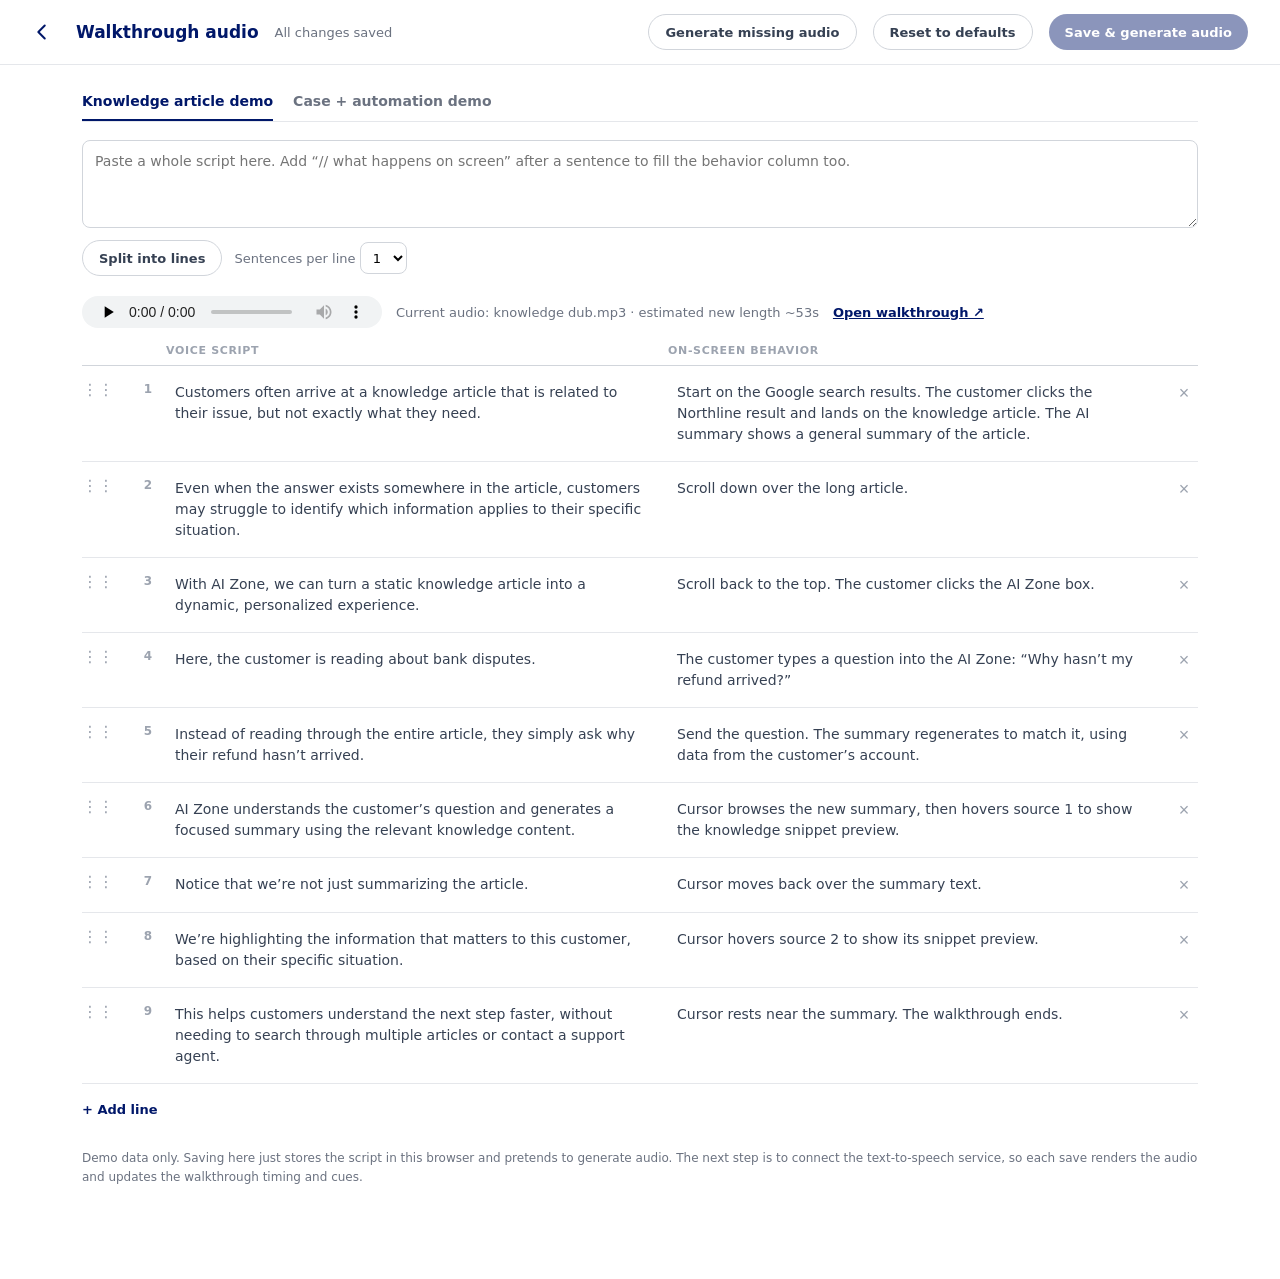
<file: manage.html>
<!DOCTYPE html>
<html lang="en">
  <head>
    <meta charset="UTF-8" />
    <meta name="viewport" content="width=device-width, initial-scale=1" />
    <title>Manage walkthrough audio — Northline Help</title>
    <style>
:root {
  /* Brand */
  --brand-navy: #1e1b4b;
  --brand-navy-deep: #001769;
  --brand-purple: #8200db;
  --brand-purple-dark: #4c1d95;
  --brand-purple-mid: #312e81;
  --brand-green: #096;
  --brand-green-dark: #064e3b;
  --brand-green-mid: #065f46;

  /* UI */
  --ui-body: #364153;
  --ui-muted: #9ca3af;
  --ui-muted-dark: #6b7280;
  --ui-icon: #4a5565;
  --ui-border-light: #d1d5db;
  --ui-border-faint: #e5e7eb;
  --ui-bg-page: #f5f5f7;
  --ui-bg-input: #f3f4f6;
  --ui-bg-file-chip: #f0f0f8;
  --ui-border-chip: #e0e0f0;

  /* Accent */
  --accent-indigo: #6366f1;
  --accent-sky: #0ea5e9;
  --accent-amber: #f59e0b;
  --accent-emerald: #10b981;
  --accent-slate: #64748b;

  /* Fixed */
  --white: #ffffff;
  --black: #000000;
  --status-dot: #00c950;

  /* Alpha */
  --alpha-rail-bg: rgba(220, 225, 255, 0.75);
  --alpha-focus-ring: rgba(99, 102, 241, 0.25);
  --alpha-overlay-modal: rgba(0, 0, 0, 0.3);
  --alpha-overlay-light: rgba(0, 0, 0, 0.1);
  --alpha-shadow-subtle: rgba(0, 0, 0, 0.06);
  --alpha-shadow-panel: rgba(0, 0, 0, 0.08);
  --alpha-shadow-drop: rgba(0, 0, 0, 0.12);

  /* Gradients */
  --gradient-page: linear-gradient(135deg, #e8f5f0 0%, #ede8f7 50%, #e8f0f7 100%);
  --gradient-theme: linear-gradient(135deg, #d6effc 0%, #d8e4ff 49%, #d6f3fd 95%);
  --gradient-button-primary: linear-gradient(142.634deg, #101c86 0%, #020642 100%);
  --gradient-button-send: linear-gradient(135deg, #8200db 0%, #4c1d95 100%);
  --gradient-button-indigo: linear-gradient(135deg, #6366f1 0%, #4f46e5 100%);

  /* Theme (Sky Periwinkle) — used for search bar ring / chip fills */
  --theme-gradient: linear-gradient(135deg, #d6effc 0%, #d8e4ff 49%, #d6f3fd 95%);
  --theme-swatch-a: #a3d9f6;
  --theme-swatch-b: #abbffd;
  --theme-text: #1e1b4b;

  /* Shadows */
  --shadow-search-glow: 0 0 8px 2px rgba(200, 225, 255, 0.3),
    0 0 28px 6px rgba(200, 225, 255, 0.15), 0 0 60px 12px rgba(210, 230, 255, 0.08);
  --shadow-dropdown: 0px 8px 24px rgba(0, 0, 0, 0.1);
  --shadow-modal: 0 8px 24px rgba(0, 0, 0, 0.12);
  --shadow-card: 0 4px 20px rgba(0, 0, 0, 0.04);
  --shadow-floating: 0 4px 20px rgba(0, 0, 0, 0.15);

  /* Typography */
  --font-body: "Plus Jakarta Sans", sans-serif;
  --font-heading: "Plus Jakarta Sans", sans-serif;
  --fs-xs: 9px;
  --fs-sm: 10px;
  --fs-sm2: 11px;
  --fs-sm3: 12px;
  --fs-base: 13px;
  --fs-md: 14px;
  --fs-md2: 15px;
  --fs-lg: 16px;
  --fs-xl: 20px;
  --fs-hero: 60px;
  --fw-light: 300;
  --fw-normal: 400;
  --fw-medium: 500;
  --fw-semibold: 600;
  --fw-bold: 700;
  --lh-body: 22px;
  --lh-sub: 28px;
  --tracking-hero: -1.5px;
  --tracking-search: -0.3125px;

  /* Radii */
  --radius-sm: 5px;
  --radius-md: 8px;
  --radius-base: 10px;
  --radius-lg: 12px;
  --radius-xl: 14px;
  --radius-xl2: 16px;
  --radius-full: 9999px;

  /* Layout */
  --max-hero: 1200px;
  --max-search: 896px;
  --max-chat: 800px;

  /* Motion */
  --ease-standard: cubic-bezier(0.4, 0, 0.2, 1);
  --duration-fast: 150ms;
  --duration-dropdown: 200ms;
  --duration-screen: 300ms;
}

      * { box-sizing: border-box; }
      body { margin: 0; font-family: "Plus Jakarta Sans", system-ui, sans-serif; background: #fff; color: var(--ui-body); }
      header.top { display: flex; align-items: center; gap: 16px; padding: 14px 32px; border-bottom: 1px solid var(--ui-border-faint); }
      header.top h1 { margin: 0; font-size: 17px; color: var(--brand-navy-deep); }
      header.top .spacer { flex: 1; }
      .back { display: grid; place-items: center; width: 36px; height: 36px; margin-left: -8px; border-radius: 50%; color: var(--brand-navy-deep); }
      .back:hover { background: var(--ui-bg-input); }
      .status { font-size: 13px; color: var(--ui-muted-dark); }
      .status.is-dirty { color: #b45309; }
      .status.is-busy { color: var(--accent-indigo); }
      .status.is-ok { color: var(--brand-green); }
      main { max-width: 1180px; margin: 0 auto; padding: 20px 32px 80px; }
      .tabs { display: flex; gap: 20px; border-bottom: 1px solid var(--ui-border-faint); margin-bottom: 18px; }
      .tabs button { padding: 8px 0 10px; border: 0; border-bottom: 2px solid transparent; background: none; color: var(--ui-muted-dark); font: 600 14px "Plus Jakarta Sans", system-ui, sans-serif; cursor: pointer; }
      .tabs button[aria-selected="true"] { color: var(--brand-navy-deep); border-bottom-color: var(--brand-navy-deep); }
      .paste { margin-bottom: 20px; }
      .paste textarea { width: 100%; height: 88px; resize: vertical; padding: 10px 12px; border: 1px solid var(--ui-border-light); border-radius: 8px; font: 14px/1.5 "Plus Jakarta Sans", system-ui, sans-serif; color: var(--ui-body); }
      .paste .bar { display: flex; align-items: center; gap: 12px; margin-top: 8px; font-size: 13px; color: var(--ui-muted-dark); }
      .paste select { height: 32px; border: 1px solid var(--ui-border-light); border-radius: 8px; background: #fff; font: 13px "Plus Jakarta Sans", system-ui, sans-serif; padding: 0 8px; }
      .meta { display: flex; align-items: center; gap: 14px; margin-bottom: 8px; font-size: 13px; color: var(--ui-muted-dark); }
      .meta audio { height: 32px; }
      .meta a { color: var(--brand-navy-deep); font-weight: 600; }
      .grid-head, .row { display: grid; grid-template-columns: 28px 28px minmax(0, 1fr) minmax(0, 1fr) 28px; gap: 14px; align-items: start; }
      .grid-head { padding: 8px 0; border-bottom: 1px solid var(--ui-border-light); font-size: 11px; font-weight: 700; letter-spacing: .06em; text-transform: uppercase; color: var(--ui-muted); }
      .row { padding: 8px 0; border-bottom: 1px solid var(--ui-border-faint); position: relative; }
      .row.drop-above { box-shadow: 0 -2px 0 var(--accent-indigo); }
      .row.drop-below { box-shadow: 0 2px 0 var(--accent-indigo); }
      .row.dragging { opacity: .4; }
      .row .num { padding-top: 8px; font-size: 12px; font-weight: 700; color: var(--ui-muted); text-align: right; }
      .row .grip { padding-top: 6px; font-size: 16px; color: var(--ui-muted); cursor: grab; user-select: none; text-align: center; }
      .row textarea { display: block; width: 100%; min-height: 38px; resize: none; overflow: hidden; padding: 7px 8px; border: 1px solid transparent; border-radius: 6px; background: transparent; font: 14px/1.5 "Plus Jakarta Sans", system-ui, sans-serif; color: var(--ui-body); }
      .row textarea:hover { border-color: var(--ui-border-faint); }
      .row textarea:focus { outline: none; border-color: var(--accent-indigo); background: #fff; }
      .row .del { width: 28px; height: 28px; margin-top: 5px; border: 0; border-radius: 6px; background: none; color: var(--ui-muted); font-size: 18px; line-height: 1; cursor: pointer; }
      .row .del:hover { background: var(--ui-bg-input); color: #b91c1c; }
      .add { margin-top: 10px; padding: 8px 0; border: 0; background: none; color: var(--brand-navy-deep); font: 600 13px "Plus Jakarta Sans", system-ui, sans-serif; cursor: pointer; }
      .btn { height: 36px; padding: 0 16px; border: 0; border-radius: 999px; background: var(--brand-navy-deep); color: #fff; font: 600 13px "Plus Jakarta Sans", system-ui, sans-serif; cursor: pointer; }
      .btn:disabled { opacity: .45; cursor: default; }
      .btn.ghost { background: #fff; color: var(--ui-body); border: 1px solid var(--ui-border-light); }
      .note { margin-top: 24px; font-size: 12px; color: var(--ui-muted-dark); line-height: 1.6; }
    </style>
  </head>
  <body>
    <header class="top">
      <a href="index.html" aria-label="Back to walkthrough" title="Back to walkthrough" class="back"><svg width="22" height="22" viewBox="0 0 24 24" fill="none" stroke="currentColor" stroke-width="2.2" stroke-linecap="round" stroke-linejoin="round"><path d="M15 5l-7 7 7 7"/></svg></a>
      <h1>Walkthrough audio</h1>
      <span class="status" id="status" role="status">All changes saved</span>
      <span class="spacer"></span>
      <button class="btn ghost" id="genall" type="button">Generate missing audio</button>
      <button class="btn ghost" id="reset" type="button">Reset to defaults</button>
      <button class="btn" id="save" type="button" disabled>Save &amp; generate audio</button>
    </header>
    <main>
      <div class="tabs" id="tabs" role="tablist"></div>
      <section class="paste">
        <textarea id="paste" placeholder="Paste a whole script here. Add “// what happens on screen” after a sentence to fill the behavior column too."></textarea>
        <div class="bar">
          <button class="btn ghost" id="split" type="button">Split into lines</button>
          <label>Sentences per line
            <select id="per"><option value="1">1</option><option value="2">2</option><option value="3">3</option></select>
          </label>
        </div>
      </section>
      <div class="meta" id="meta"></div>
      <div class="grid-head"><span></span><span></span><span>Voice script</span><span>On-screen behavior</span><span></span></div>
      <div id="rows"></div>
      <button class="add" id="add" type="button">+ Add line</button>
      <p class="note">Demo data only. Saving here just stores the script in this browser and pretends to generate audio. The next step is to connect the text-to-speech service, so each save renders the audio and updates the walkthrough timing and cues.</p>
    </main>
    <script>
/* Dummy manage UI for the walkthrough voice scripts.
   Edits are kept in localStorage; "Save" fakes audio generation. */
(function () {
  const STORE = "nl-demo-scripts-v1";

  const DEFAULTS = [
    {
      id: "knowledge",
      name: "Knowledge article demo",
      audio: "knowledge dub.mp3",
      page: "article.html?id=respond-dispute&demo=1",
      lines: [
        { voice: "Customers often arrive at a knowledge article that is related to their issue, but not exactly what they need.", behavior: "Start on the Google search results. The customer clicks the Northline result and lands on the knowledge article. The AI summary shows a general summary of the article." },
        { voice: "Even when the answer exists somewhere in the article, customers may struggle to identify which information applies to their specific situation.", behavior: "Scroll down over the long article." },
        { voice: "With AI Zone, we can turn a static knowledge article into a dynamic, personalized experience.", behavior: "Scroll back to the top. The customer clicks the AI Zone box." },
        { voice: "Here, the customer is reading about bank disputes.", behavior: "The customer types a question into the AI Zone: “Why hasn’t my refund arrived?”" },
        { voice: "Instead of reading through the entire article, they simply ask why their refund hasn’t arrived.", behavior: "Send the question. The summary regenerates to match it, using data from the customer’s account." },
        { voice: "AI Zone understands the customer’s question and generates a focused summary using the relevant knowledge content.", behavior: "Cursor browses the new summary, then hovers source 1 to show the knowledge snippet preview." },
        { voice: "Notice that we’re not just summarizing the article.", behavior: "Cursor moves back over the summary text." },
        { voice: "We’re highlighting the information that matters to this customer, based on their specific situation.", behavior: "Cursor hovers source 2 to show its snippet preview." },
        { voice: "This helps customers understand the next step faster, without needing to search through multiple articles or contact a support agent.", behavior: "Cursor rests near the summary. The walkthrough ends." }
      ]
    },
    {
      id: "case",
      name: "Case + automation demo",
      audio: "case dub.mp3",
      page: "submit.html?demo=1",
      lines: [
        { voice: "Now let’s look at a different challenge.", behavior: "Case page is shown." },
        { voice: "Customers often submit support cases for issues that could be resolved through self-service.", behavior: "AI Zone shows general case turnaround information. No action button." },
        { voice: "Here, a customer is reporting a duplicate charge and preparing to submit a case.", behavior: "Name, email and topic are filled. The customer enters the subject and description." },
        { voice: "As the customer types, AI Zone understands the issue and provides personalized recommendations.", behavior: "AI Zone picks up what the customer typed and updates its recommendation." },
        { voice: "Instead of waiting for an agent, AI offers a faster path to request a refund.", behavior: "A “Request the refund” button appears." },
        { voice: "With one click, the customer moves directly into the refund process.", behavior: "The customer clicks “Request the refund” and goes to the automation screen." },
        { voice: "AI carries over the customer’s information and automatically fills out the refund form.", behavior: "The refund form is pre-filled with the customer and transaction details. Completed fields are highlighted." },
        { voice: "The customer simply reviews the details and submits the request.", behavior: "The customer reviews the form and clicks “Submit request”." },
        { voice: "The automation processes the refund without agent involvement.", behavior: "Automation runs and shows a processing status." },
        { voice: "And the refund is successfully completed.", behavior: "Success confirmation shows the refund amount and status." },
        { voice: "What could have been another support ticket is now a completed self-service resolution.", behavior: "Hold on the success screen. The walkthrough ends." }
      ]
    }
  ];

  function safeGet() { try { return localStorage.getItem(STORE); } catch (e) { return null; } }
  function safeSet(value) { try { if (value === null) localStorage.removeItem(STORE); else localStorage.setItem(STORE, value); } catch (e) { /* storage unavailable in a sandboxed preview */ } }

  const clone = (value) => JSON.parse(JSON.stringify(value));
  let saved = load();
  let data = clone(saved);
  let current = 0;
  let busy = false;

  const $ = (id) => document.getElementById(id);
  const rowsEl = $("rows");
  const statusEl = $("status");
  const saveBtn = $("save");

  function load() {
    try {
      const stored = JSON.parse(safeGet() || "null");
      if (Array.isArray(stored) && stored.length === DEFAULTS.length) return stored;
    } catch (e) { /* fall through */ }
    return clone(DEFAULTS);
  }

  const esc = (text) => String(text).replace(/[&<>"]/g, (c) => ({ "&": "&amp;", "<": "&lt;", ">": "&gt;", '"': "&quot;" }[c]));
  const isDirty = () => JSON.stringify(data) !== JSON.stringify(saved);

  function setStatus(text, kind) {
    statusEl.textContent = text;
    statusEl.className = `status ${kind || ""}`;
  }

  function refreshState() {
    const dirty = isDirty();
    saveBtn.disabled = !dirty || busy;
    if (!busy) setStatus(dirty ? "Unsaved changes" : "All changes saved", dirty ? "is-dirty" : "");
  }

  function seconds(text) {
    const words = text.trim().split(/\s+/).filter(Boolean).length;
    return (words / 2.6).toFixed(1);
  }

  function renderTabs() {
    $("tabs").innerHTML = data
      .map((demo, i) => `<button type="button" role="tab" aria-selected="${i === current}" data-tab="${i}">${esc(demo.name)}</button>`)
      .join("");
  }

  function renderMeta() {
    const demo = data[current];
    const total = demo.lines.reduce((sum, line) => sum + Number(seconds(line.voice)), 0).toFixed(0);
    $("meta").innerHTML = `
      <audio controls preload="none" src="${encodeURI(demo.audio)}"></audio>
      <span>Current audio: ${esc(demo.audio)} · estimated new length ~${total}s</span>
      <a href="${esc(demo.page)}">Open walkthrough ↗</a>`;
  }

  function renderRows() {
    const demo = data[current];
    rowsEl.innerHTML = demo.lines
      .map((line, i) => `
        <div class="row" data-i="${i}">
          <span class="grip" draggable="true" title="Drag to reorder" aria-label="Drag to reorder">⋮⋮</span>
          <span class="num">${i + 1}</span>
          <textarea data-field="voice" rows="1" aria-label="Voice script, line ${i + 1}">${esc(line.voice)}</textarea>
          <textarea data-field="behavior" rows="1" aria-label="On-screen behavior, line ${i + 1}">${esc(line.behavior)}</textarea>
          <button type="button" class="del" data-act="remove" aria-label="Remove line ${i + 1}" title="Remove line">×</button>
        </div>`)
      .join("");
    rowsEl.querySelectorAll("textarea").forEach(grow);
  }

  function grow(el) {
    el.style.height = "auto";
    el.style.height = `${el.scrollHeight + 2}px`;
  }

  function render() {
    renderTabs();
    renderMeta();
    renderRows();
    refreshState();
  }

  $("tabs").addEventListener("click", (event) => {
    const tab = event.target.closest("[data-tab]");
    if (!tab || busy) return;
    current = Number(tab.dataset.tab);
    render();
  });

  rowsEl.addEventListener("input", (event) => {
    const field = event.target.dataset.field;
    const row = event.target.closest(".row");
    if (!field || !row) return;
    const i = Number(row.dataset.i);
    data[current].lines[i][field] = event.target.value;
    if (field === "voice") delete data[current].lines[i].audio;
    grow(event.target);
    if (field === "voice") renderMeta();
    refreshState();
  });

  rowsEl.addEventListener("click", (event) => {
    const button = event.target.closest('[data-act="remove"]');
    const row = event.target.closest(".row");
    if (!button || !row || busy) return;
    const lines = data[current].lines;
    if (lines.length === 1) return;
    lines.splice(Number(row.dataset.i), 1);
    render();
  });

  // Drag a row by its handle to reorder.
  let dragFrom = -1;
  const clearDrop = () => rowsEl.querySelectorAll(".row").forEach((r) => r.classList.remove("drop-above", "drop-below", "dragging"));
  rowsEl.addEventListener("dragstart", (event) => {
    const grip = event.target.closest(".grip");
    const row = event.target.closest(".row");
    if (!grip || !row) return;
    dragFrom = Number(row.dataset.i);
    event.dataTransfer.effectAllowed = "move";
    event.dataTransfer.setData("text/plain", String(dragFrom));
    event.dataTransfer.setDragImage(row, 20, 20);
    row.classList.add("dragging");
  });
  rowsEl.addEventListener("dragover", (event) => {
    const row = event.target.closest(".row");
    if (!row || dragFrom < 0) return;
    event.preventDefault();
    const rect = row.getBoundingClientRect();
    const below = event.clientY > rect.top + rect.height / 2;
    rowsEl.querySelectorAll(".row").forEach((r) => r.classList.remove("drop-above", "drop-below"));
    row.classList.add(below ? "drop-below" : "drop-above");
  });
  rowsEl.addEventListener("drop", (event) => {
    const row = event.target.closest(".row");
    if (!row || dragFrom < 0) return;
    event.preventDefault();
    const rect = row.getBoundingClientRect();
    let to = Number(row.dataset.i) + (event.clientY > rect.top + rect.height / 2 ? 1 : 0);
    const lines = data[current].lines;
    const [moved] = lines.splice(dragFrom, 1);
    if (dragFrom < to) to -= 1;
    lines.splice(to, 0, moved);
    dragFrom = -1;
    render();
  });
  rowsEl.addEventListener("dragend", () => { dragFrom = -1; clearDrop(); });

  $("add").addEventListener("click", () => {
    if (busy) return;
    data[current].lines.push({ voice: "", behavior: "" });
    render();
    const rows = rowsEl.querySelectorAll(".row");
    rows[rows.length - 1]?.querySelector("textarea")?.focus();
  });

  /* ---- paste a paragraph, cut it into lines ---- */
  function splitSentences(text) {
    const guard = text
      .replace(/(\d)\.(\d)/g, "$1\u0001$2")
      .replace(/\b(Mr|Mrs|Ms|Dr|vs|etc|e\.g|i\.e)\./gi, "$1\u0001");
    return guard
      .split(/(?<=[.!?…])["”’)]*\s+(?=["“‘(]?[A-Z0-9$])/)
      .map((part) => part.replace(/\u0001/g, ".").trim())
      .filter(Boolean);
  }

  function smartSplit(raw, perLine) {
    const lines = [];
    raw.split(/\n+/).map((row) => row.trim()).filter(Boolean).forEach((row) => {
      // "Sentence one. Sentence two. // what happens on screen"
      const at = row.indexOf("//");
      const voice = (at >= 0 ? row.slice(0, at) : row).trim();
      const behavior = at >= 0 ? row.slice(at + 2).trim() : "";
      const sentences = splitSentences(voice);
      const wordCount = (t) => t.split(/\s+/).length;
      const merged = [];
      sentences.forEach((sentence) => {
        const last = merged[merged.length - 1];
        // glue tiny fragments onto the previous sentence
        if (last && wordCount(sentence) < 3) merged[merged.length - 1] = `${last} ${sentence}`;
        else merged.push(sentence);
      });
      for (let i = 0; i < merged.length; i += perLine) {
        lines.push({ voice: merged.slice(i, i + perLine).join(" "), behavior: i + perLine >= merged.length ? behavior : "" });
      }
    });
    return lines;
  }

  $("split").addEventListener("click", () => {
    const raw = $("paste").value.trim();
    if (!raw || busy) return;
    const lines = smartSplit(raw, Number($("per").value));
    if (!lines.length) return;
    const existing = data[current].lines.some((line) => line.voice.trim() || line.behavior.trim());
    if (existing && !window.confirm("Replace the current lines with the pasted script?")) return;
    data[current].lines = lines;
    $("paste").value = "";
    render();
  });

  const voiceKey = (demo) => JSON.stringify(demo.lines.map((line) => line.voice.trim()));

  async function apiReady() {
    try {
      const r = await fetch("/api/status");
      const j = await r.json();
      return Boolean(j.key && j.voice);
    } catch (e) { return false; }
  }

  async function generateLine(line) {
    const r = await fetch("/api/generate", { method: "POST", headers: { "Content-Type": "application/json" }, body: JSON.stringify({ text: line.voice.trim() }) });
    const j = await r.json();
    if (!r.ok) throw new Error(j.error || `HTTP ${r.status}`);
    line.audio = { id: j.id, url: j.url, duration: j.duration, words: j.words };
  }

  saveBtn.addEventListener("click", async () => {
    if (busy || !isDirty()) return;
    busy = true;
    saveBtn.disabled = true;
    // Diff against the last save: only lines with new or edited spoken text need audio.
    // Unchanged lines (even if moved) keep whatever audio they already had, and
    // behavior-only edits never call the API.
    const todo = [];
    data.forEach((demo, d) => {
      const before = new Map();
      saved[d].lines.forEach((line) => before.set(line.voice.trim(), line.audio));
      demo.lines.forEach((line) => {
        const text = line.voice.trim();
        if (!text || line.audio) return;
        if (before.has(text)) { if (before.get(text)) line.audio = before.get(text); return; }
        todo.push(line);
      });
    });
    let note = "behavior saved";
    try {
      if (todo.length) {
        if (await apiReady()) {
          for (let i = 0; i < todo.length; i += 1) {
            setStatus(`Generating audio ${i + 1} of ${todo.length}…`, "is-busy");
            await generateLine(todo[i]);
          }
          note = `${todo.length} audio line${todo.length === 1 ? "" : "s"} generated`;
        } else {
          setStatus("Generating audio…", "is-busy");
          await new Promise((resolve) => window.setTimeout(resolve, 1200));
          note = "audio skipped: open this page from node server.js to generate";
        }
      }
      await persist();
      saved = clone(data);
      refreshState();
      setStatus(`Saved ${new Date().toLocaleTimeString([], { hour: "2-digit", minute: "2-digit" })} · ${note}`, "is-ok");
    } catch (e) {
      setStatus(`Could not generate audio: ${e.message}`.slice(0, 160), "is-dirty");
    } finally {
      busy = false;
      saveBtn.disabled = !isDirty();
    }
  });

  $("genall").addEventListener("click", async () => {
    if (busy) return;
    busy = true;
    saveBtn.disabled = true;
    const todo = [];
    data.forEach((demo) => demo.lines.forEach((line) => { if (line.voice.trim() && !line.audio) todo.push(line); }));
    try {
      if (!todo.length) { setStatus("Every line already has audio", "is-ok"); return; }
      if (!(await apiReady())) { setStatus("Open this page from node server.js to generate audio", "is-dirty"); return; }
      for (let i = 0; i < todo.length; i += 1) {
        setStatus(`Generating audio ${i + 1} of ${todo.length}…`, "is-busy");
        await generateLine(todo[i]);
      }
      await persist();
      saved = clone(data);
      setStatus(`Saved · ${todo.length} audio line${todo.length === 1 ? "" : "s"} generated`, "is-ok");
    } catch (e) {
      setStatus(`Could not generate audio: ${e.message}`.slice(0, 160), "is-dirty");
    } finally {
      busy = false;
      refreshState();
    }
  });

  $("reset").addEventListener("click", () => {
    if (busy || !window.confirm("Reset both scripts to the original text?")) return;
    data = clone(DEFAULTS);
    saved = clone(DEFAULTS);
    safeSet(null);
    render();
  });

  window.addEventListener("beforeunload", (event) => {
    if (isDirty()) { event.preventDefault(); event.returnValue = ""; }
  });

  async function persist() {
    safeSet(JSON.stringify(data));
    try { await fetch("/api/script", { method: "POST", headers: { "Content-Type": "application/json" }, body: JSON.stringify(data) }); } catch (e) { /* no server: browser copy only */ }
  }

  // script.json (committed to the repo) is the source of truth; the browser copy is a fallback.
  (async function init() {
    try {
      const r = await fetch(`script.json?t=${Date.now()}`);
      const fromFile = r.ok ? await r.json() : null;
      if (Array.isArray(fromFile) && fromFile.length === DEFAULTS.length) {
        saved = fromFile;
        data = clone(saved);
      }
    } catch (e) { /* keep browser copy */ }
    render();
  })();
  render();
})();

    </script>
  </body>
</html>
</file>
